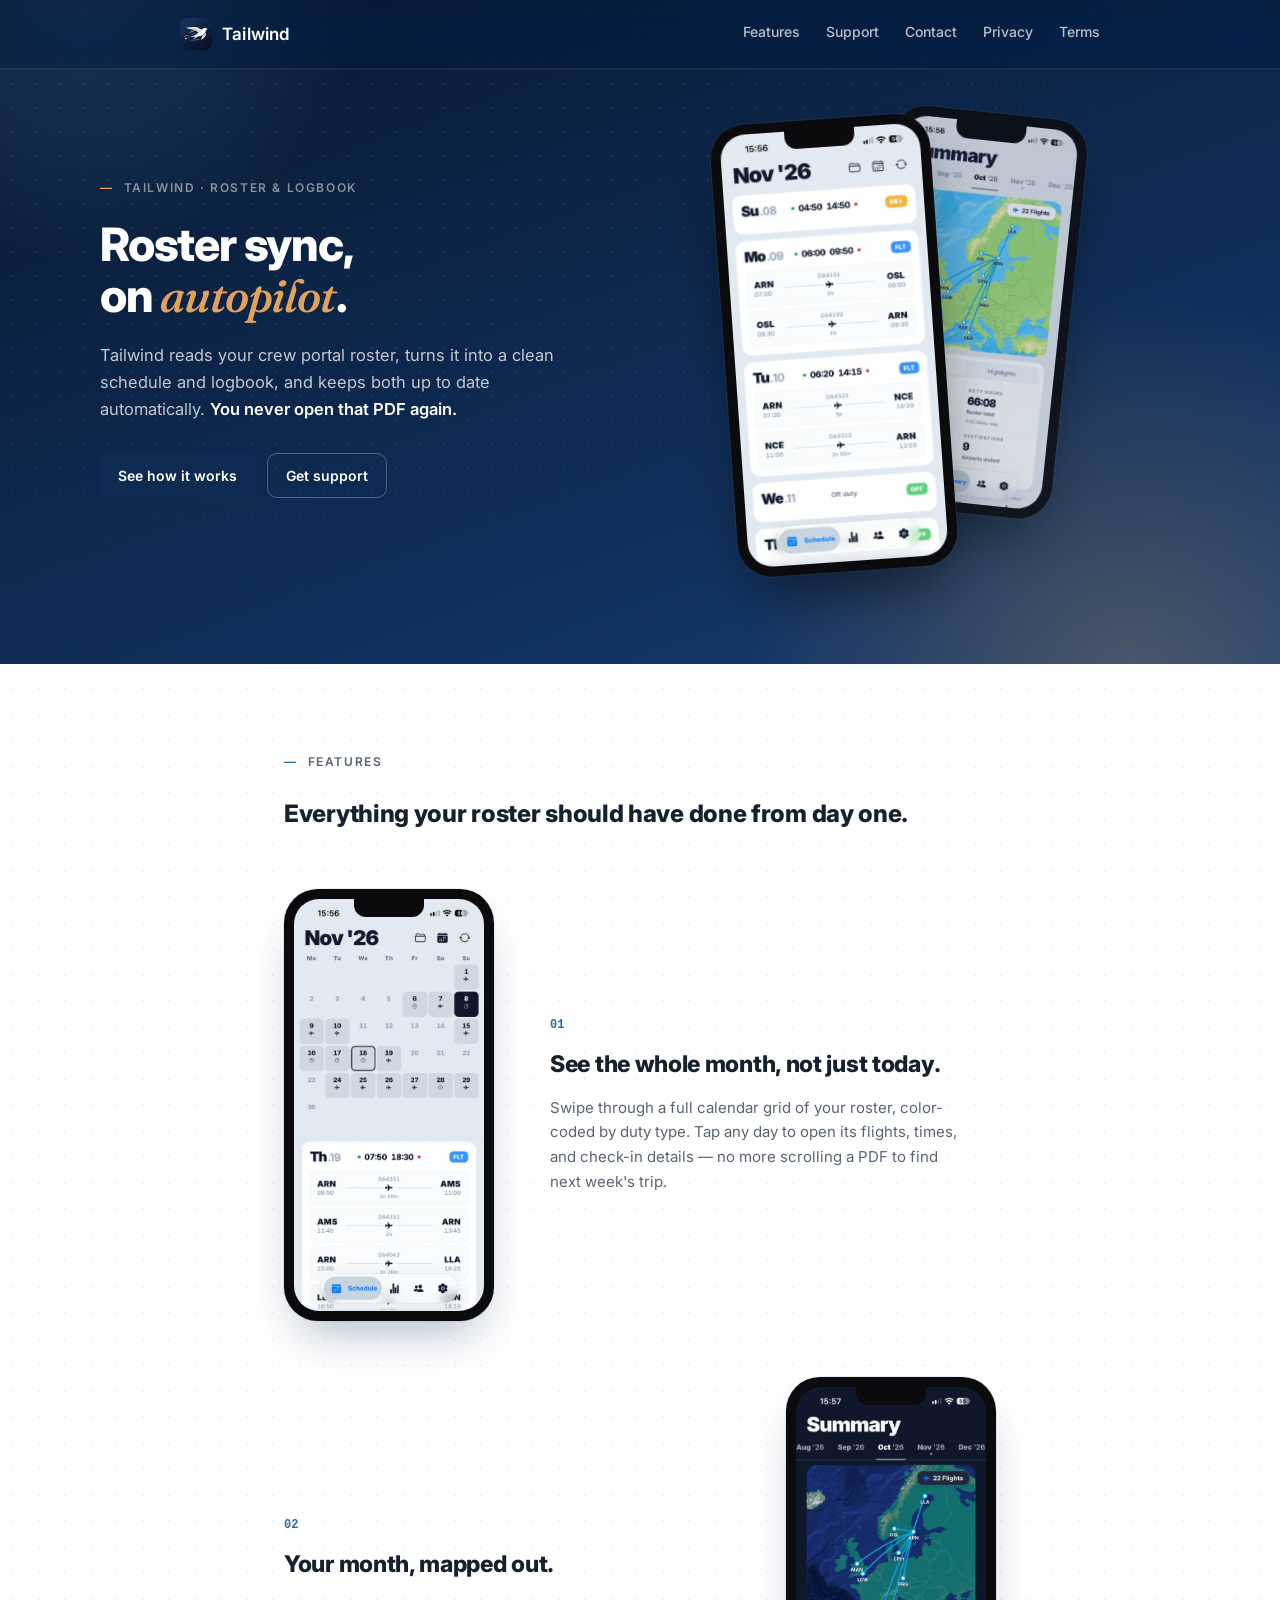
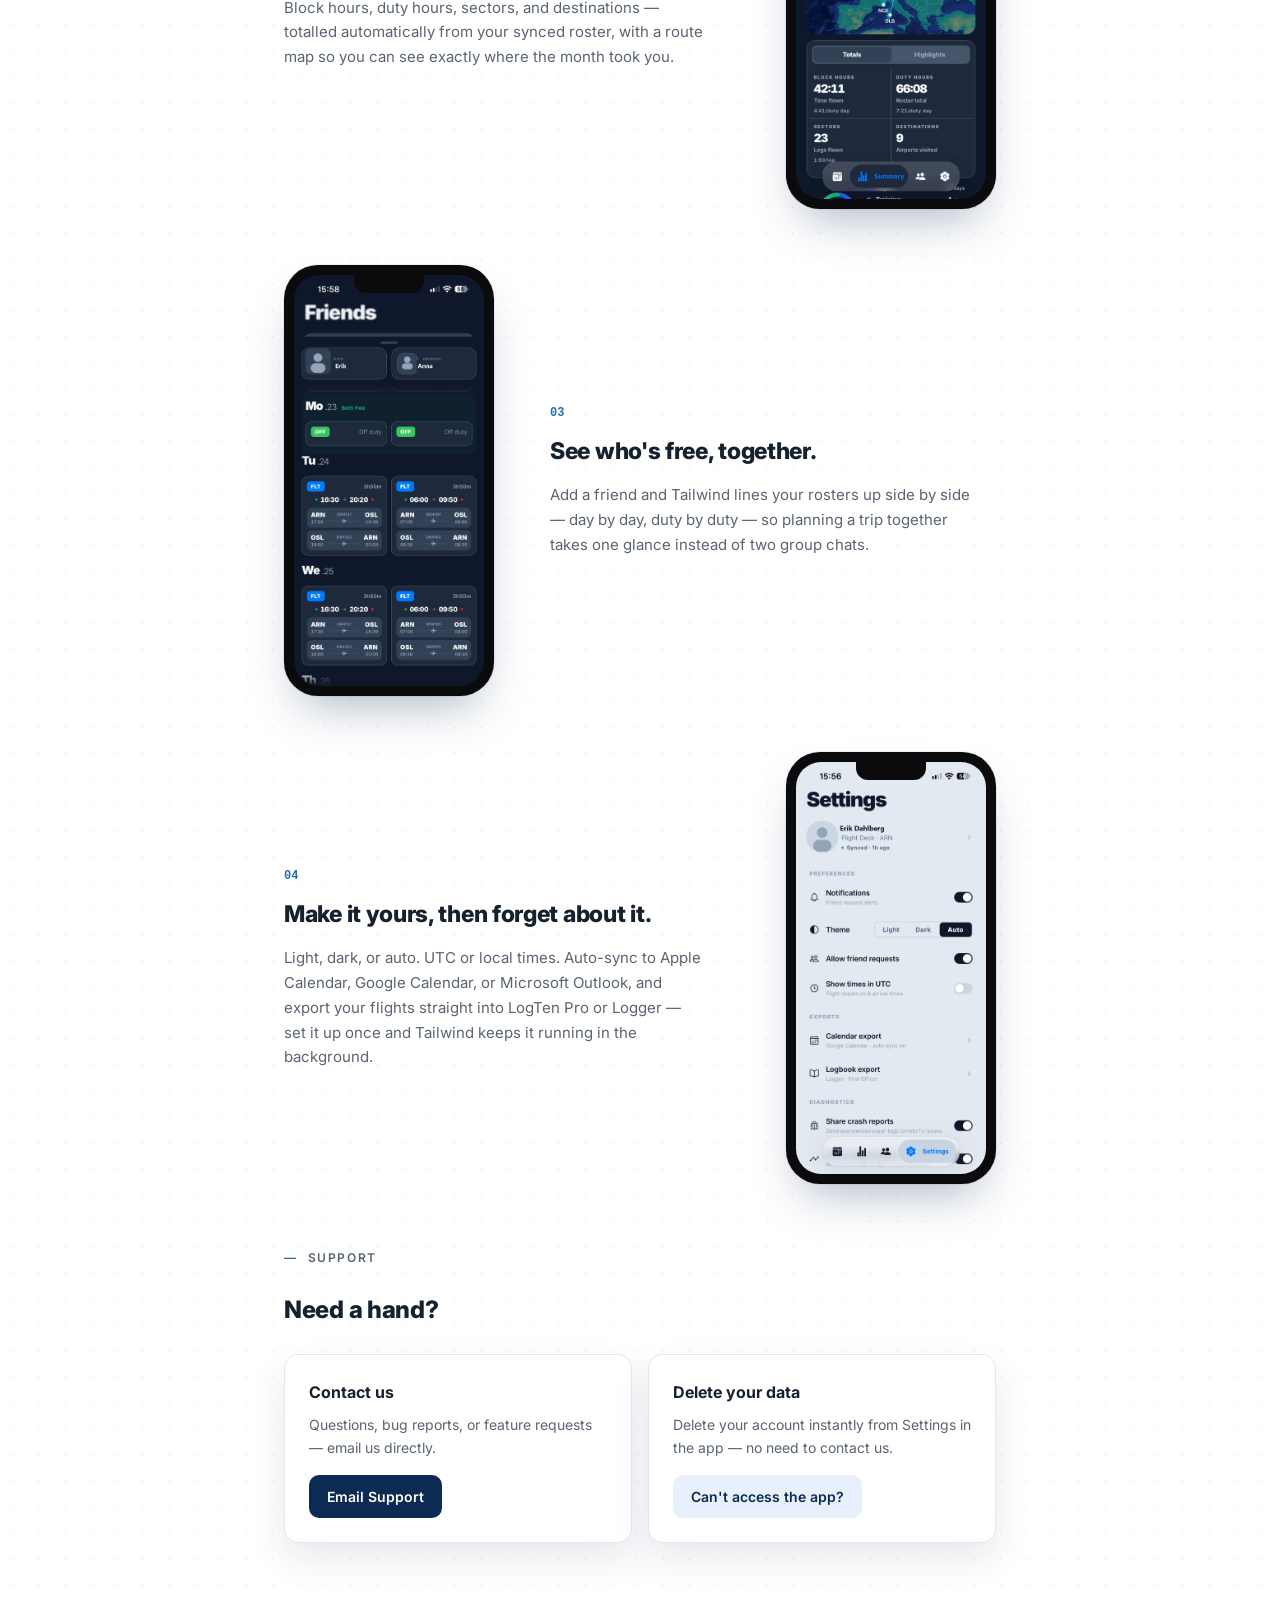
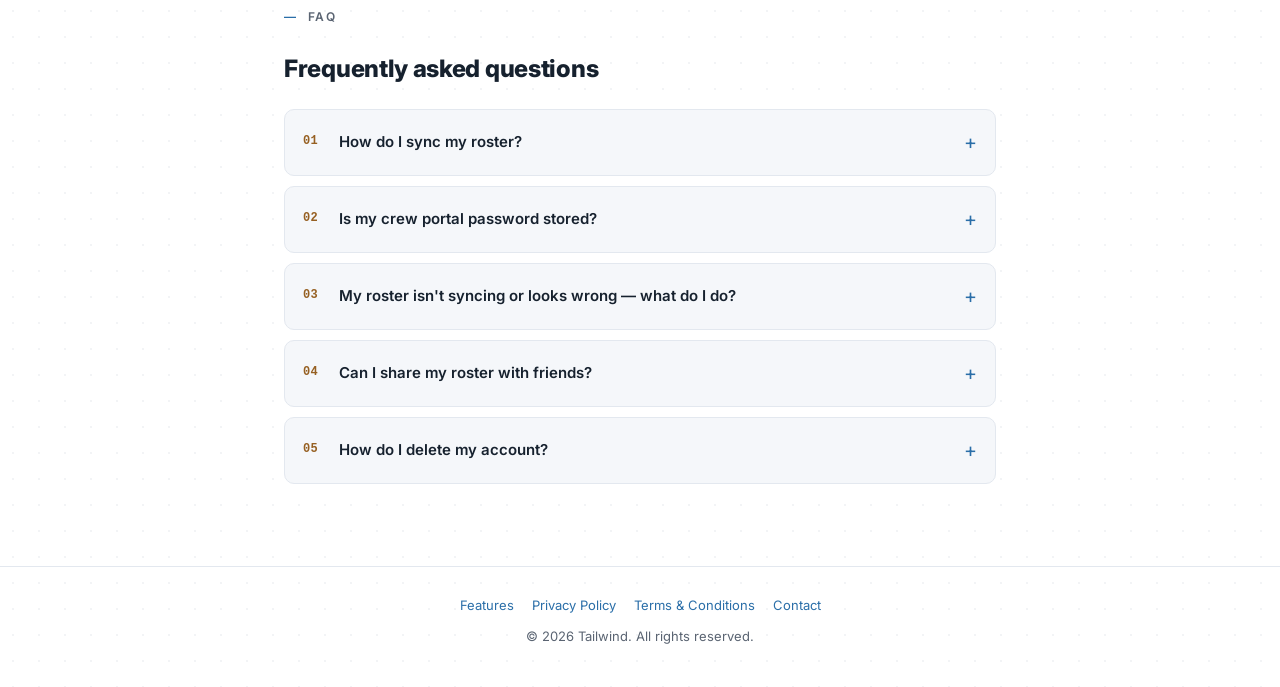
<file: index.html>
<!DOCTYPE html>
<html lang="en">
<head>
  <meta charset="UTF-8">
  <meta name="viewport" content="width=device-width, initial-scale=1.0">
  <title>Tailwind — Roster &amp; Logbook for Pilots</title>
  <meta name="description" content="Tailwind automatically syncs your airline crew portal roster into a clean schedule and logbook, so you never read a roster PDF again.">
  <link rel="icon" href="assets/icon.png">
  <link rel="preconnect" href="https://fonts.googleapis.com">
  <link rel="preconnect" href="https://fonts.gstatic.com" crossorigin>
  <link href="https://fonts.googleapis.com/css2?family=Fraunces:ital,wght@1,500&family=Inter:wght@400;500;600;700;800&display=swap" rel="stylesheet">
  <link rel="stylesheet" href="styles.css">
</head>
<body>
  <header class="site-header">
    <div class="header-inner">
      <a class="brand" href="index.html">
        <img src="assets/icon.png" alt="Tailwind">
        <span>Tailwind</span>
      </a>
      <nav class="site-nav">
        <a href="index.html#features">Features</a>
        <a href="index.html#support">Support</a>
        <a href="contact.html">Contact</a>
        <a href="privacy.html">Privacy</a>
        <a href="terms.html">Terms</a>
      </nav>
    </div>
  </header>

  <section class="hero">
    <div class="hero-inner">
      <div class="hero-copy">
        <span class="eyebrow">Tailwind · Roster &amp; logbook</span>
        <h1>Roster sync,<br>on <em>autopilot</em>.</h1>
        <p class="lede">Tailwind reads your crew portal roster, turns it into a clean schedule and logbook, and keeps both up to date automatically. <strong>You never open that PDF again.</strong></p>
        <div class="hero-actions">
          <a class="btn" href="#features">See how it works</a>
          <a class="btn ghost" href="#support">Get support</a>
        </div>
      </div>

      <div class="phones" data-parallax>
        <div class="phone phone-back">
          <div class="phone-notch"></div>
          <div class="phone-screen">
            <img src="assets/screenshot-summary.webp" alt="Tailwind monthly summary with flight hours, duty days and sector count" loading="eager">
          </div>
        </div>

        <div class="phone phone-front">
          <div class="phone-notch"></div>
          <div class="phone-screen">
            <img src="assets/screenshot-schedule.webp" alt="Tailwind schedule view showing upcoming flight duties" loading="eager">
          </div>
        </div>
      </div>
    </div>
  </section>

  <main>
    <section class="block features" id="features">
      <span class="eyebrow reveal">Features</span>
      <h2 class="reveal">Everything your roster should have done from day one.</h2>

      <div class="feature-row reveal">
        <div class="feature-phone">
          <div class="phone phone-standalone">
            <div class="phone-notch"></div>
            <div class="phone-screen">
              <img src="assets/screenshot-calendar.webp" alt="Tailwind calendar view with a month grid and a selected duty day">
            </div>
          </div>
        </div>
        <div class="feature-copy">
          <span class="feature-num">01</span>
          <h3>See the whole month, not just today.</h3>
          <p>Swipe through a full calendar grid of your roster, color-coded by duty type. Tap any day to open its flights, times, and check-in details — no more scrolling a PDF to find next week's trip.</p>
        </div>
      </div>

      <div class="feature-row reverse reveal">
        <div class="feature-phone">
          <div class="phone phone-standalone">
            <div class="phone-notch"></div>
            <div class="phone-screen">
              <img src="assets/screenshot-summary-dark.webp" alt="Tailwind summary screen with a flight route map and monthly totals">
            </div>
          </div>
        </div>
        <div class="feature-copy">
          <span class="feature-num">02</span>
          <h3>Your month, mapped out.</h3>
          <p>Block hours, duty hours, sectors, and destinations — totalled automatically from your synced roster, with a route map so you can see exactly where the month took you.</p>
        </div>
      </div>

      <div class="feature-row reveal">
        <div class="feature-phone">
          <div class="phone phone-standalone">
            <div class="phone-notch"></div>
            <div class="phone-screen">
              <img src="assets/screenshot-friends.webp" alt="Tailwind friend roster comparison showing a mutual day-off match and side-by-side schedules">
            </div>
          </div>
        </div>
        <div class="feature-copy">
          <span class="feature-num">03</span>
          <h3>See who's free, together.</h3>
          <p>Add a friend and Tailwind lines your rosters up side by side — day by day, duty by duty — so planning a trip together takes one glance instead of two group chats.</p>
        </div>
      </div>

      <div class="feature-row reverse reveal">
        <div class="feature-phone">
          <div class="phone phone-standalone">
            <div class="phone-notch"></div>
            <div class="phone-screen">
              <img src="assets/screenshot-settings.webp" alt="Tailwind settings showing theme options and calendar and logbook export">
            </div>
          </div>
        </div>
        <div class="feature-copy">
          <span class="feature-num">04</span>
          <h3>Make it yours, then forget about it.</h3>
          <p>Light, dark, or auto. UTC or local times. Auto-sync to Apple Calendar, Google Calendar, or Microsoft Outlook, and export your flights straight into LogTen Pro or Logger — set it up once and Tailwind keeps it running in the background.</p>
        </div>
      </div>
    </section>

    <section class="block" id="support">
      <span class="eyebrow reveal">Support</span>
      <h2 class="reveal">Need a hand?</h2>

      <div class="cards">
        <div class="card reveal">
          <h3>Contact us</h3>
          <p>Questions, bug reports, or feature requests — email us directly.</p>
          <a class="btn" href="contact.html">Email Support</a>
        </div>
        <div class="card reveal">
          <h3>Delete your data</h3>
          <p>Delete your account instantly from Settings in the app — no need to contact us.</p>
          <a class="btn secondary" href="contact.html">Can't access the app?</a>
        </div>
      </div>
    </section>

    <section class="block">
      <span class="eyebrow reveal">FAQ</span>
      <h2 class="reveal">Frequently asked questions</h2>

      <details class="faq-item reveal">
        <summary><span class="faq-q-wrap"><span class="faq-num">01</span><span>How do I sync my roster?</span></span></summary>
        <div class="faq-answer"><p>Open Tailwind, go to the Schedule tab, and tap Sync. The app opens your airline's crew portal in the background, signs you in, and downloads your latest roster automatically. You may be asked to approve a push notification as part of your airline's normal sign-in process.</p></div>
      </details>

      <details class="faq-item reveal">
        <summary><span class="faq-q-wrap"><span class="faq-num">02</span><span>Is my crew portal password stored?</span></span></summary>
        <div class="faq-answer"><p>No. Tailwind never collects or stores your crew portal password. Your username is kept only in your device's encrypted secure storage and is never sent to or retained on our servers. See our <a href="privacy.html">Privacy Policy</a> for full details.</p></div>
      </details>

      <details class="faq-item reveal">
        <summary><span class="faq-q-wrap"><span class="faq-num">03</span><span>My roster isn't syncing or looks wrong — what do I do?</span></span></summary>
        <div class="faq-answer"><p>Try syncing again first — a slow portal connection is the most common cause. If it keeps failing, use the in-app "Report an issue" option under Settings, or <a href="contact.html">contact us</a> with your airline and a description of what happened, and we'll look into it.</p></div>
      </details>

      <details class="faq-item reveal">
        <summary><span class="faq-q-wrap"><span class="faq-num">04</span><span>Can I share my roster with friends?</span></span></summary>
        <div class="faq-answer"><p>Yes. Tailwind supports friend roster sharing — once a friend request is accepted, they can view your synced roster. This is protected so only accepted friends can see it, and you can revoke access at any time from Settings.</p></div>
      </details>

      <details class="faq-item reveal">
        <summary><span class="faq-q-wrap"><span class="faq-num">05</span><span>How do I delete my account?</span></span></summary>
        <div class="faq-answer"><p>In the app, go to <strong>Settings → Delete Account</strong> and confirm. It's instant and permanent — your profile, roster history, friend connections, and avatar are all removed immediately, no need to contact us. Can't access the app? <a href="contact.html">Contact us</a> and we'll delete it for you.</p></div>
      </details>
    </section>
  </main>

  <footer>
    <div class="footer-links">
      <a href="index.html#features">Features</a>
      <a href="privacy.html">Privacy Policy</a>
      <a href="terms.html">Terms &amp; Conditions</a>
      <a href="contact.html">Contact</a>
    </div>
    &copy; 2026 Tailwind. All rights reserved.
  </footer>

  <script src="script.js"></script>
</body>
</html>
</file>
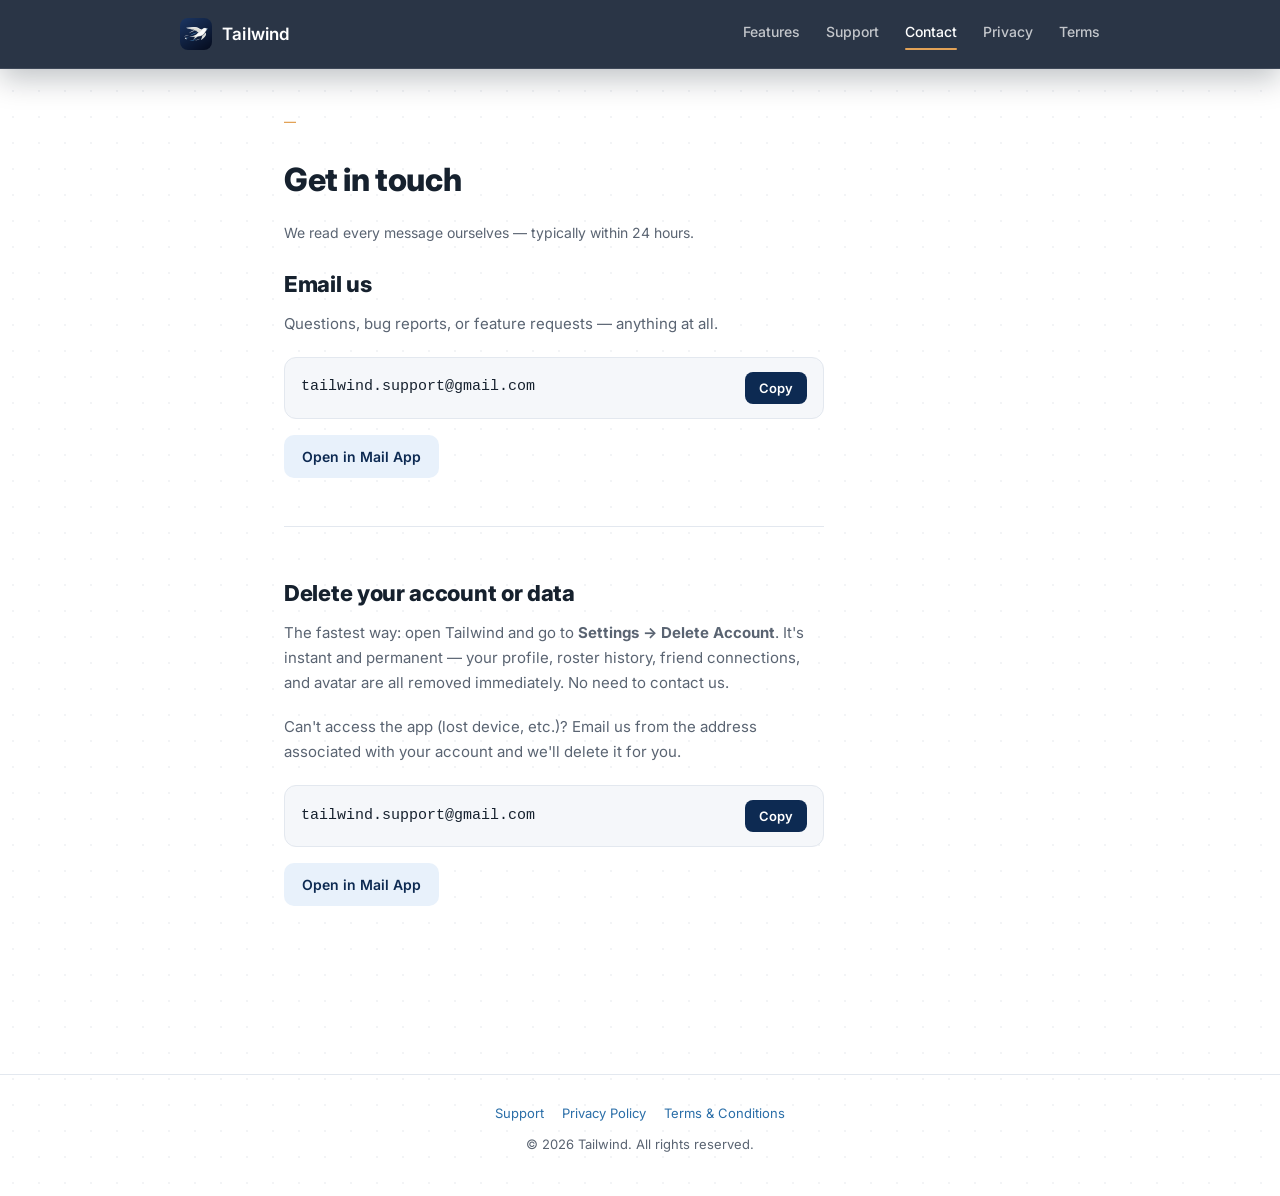
<file: contact.html>
<!DOCTYPE html>
<html lang="en">
<head>
  <meta charset="UTF-8">
  <meta name="viewport" content="width=device-width, initial-scale=1.0">
  <title>Contact – Tailwind</title>
  <meta name="description" content="Get in touch with Tailwind support — email us directly, no ticket queue, no bot.">
  <link rel="icon" href="assets/icon.png">
  <link rel="preconnect" href="https://fonts.googleapis.com">
  <link rel="preconnect" href="https://fonts.gstatic.com" crossorigin>
  <link href="https://fonts.googleapis.com/css2?family=Fraunces:ital,wght@1,500&family=Inter:wght@400;500;600;700;800&display=swap" rel="stylesheet">
  <link rel="stylesheet" href="styles.css">
</head>
<body class="no-hero">
  <header class="site-header">
    <div class="header-inner">
      <a class="brand" href="index.html">
        <img src="assets/icon.png" alt="Tailwind">
        <span>Tailwind</span>
      </a>
      <nav class="site-nav">
        <a href="index.html#features">Features</a>
        <a href="index.html#support">Support</a>
        <a href="contact.html" class="active">Contact</a>
        <a href="privacy.html">Privacy</a>
        <a href="terms.html">Terms</a>
      </nav>
    </div>
  </header>

  <div class="page-head">
    <span class="eyebrow">Contact</span>
    <h1>Get in touch</h1>
    <p class="updated">We read every message ourselves — typically within 24 hours.</p>
  </div>

  <main>
    <div class="contact-block">
      <h2>Email us</h2>
      <p>Questions, bug reports, or feature requests — anything at all.</p>
      <div class="email-pill">
        <span id="email-1">tailwind.support@gmail.com</span>
        <button type="button" class="copy-btn" data-copy-target="email-1">Copy</button>
      </div>
      <a class="btn secondary" href="mailto:tailwind.support@gmail.com">Open in Mail App</a>
    </div>

    <div class="contact-block">
      <h2>Delete your account or data</h2>
      <p>The fastest way: open Tailwind and go to <strong>Settings → Delete Account</strong>. It's instant and permanent — your profile, roster history, friend connections, and avatar are all removed immediately. No need to contact us.</p>
      <p>Can't access the app (lost device, etc.)? Email us from the address associated with your account and we'll delete it for you.</p>
      <div class="email-pill">
        <span id="email-2">tailwind.support@gmail.com</span>
        <button type="button" class="copy-btn" data-copy-target="email-2">Copy</button>
      </div>
      <a class="btn secondary" href="mailto:tailwind.support@gmail.com?subject=Account%20deletion%20request">Open in Mail App</a>
    </div>
  </main>

  <footer>
    <div class="footer-links">
      <a href="index.html#support">Support</a>
      <a href="privacy.html">Privacy Policy</a>
      <a href="terms.html">Terms &amp; Conditions</a>
    </div>
    &copy; 2026 Tailwind. All rights reserved.
  </footer>

  <script src="script.js"></script>
</body>
</html>
</file>
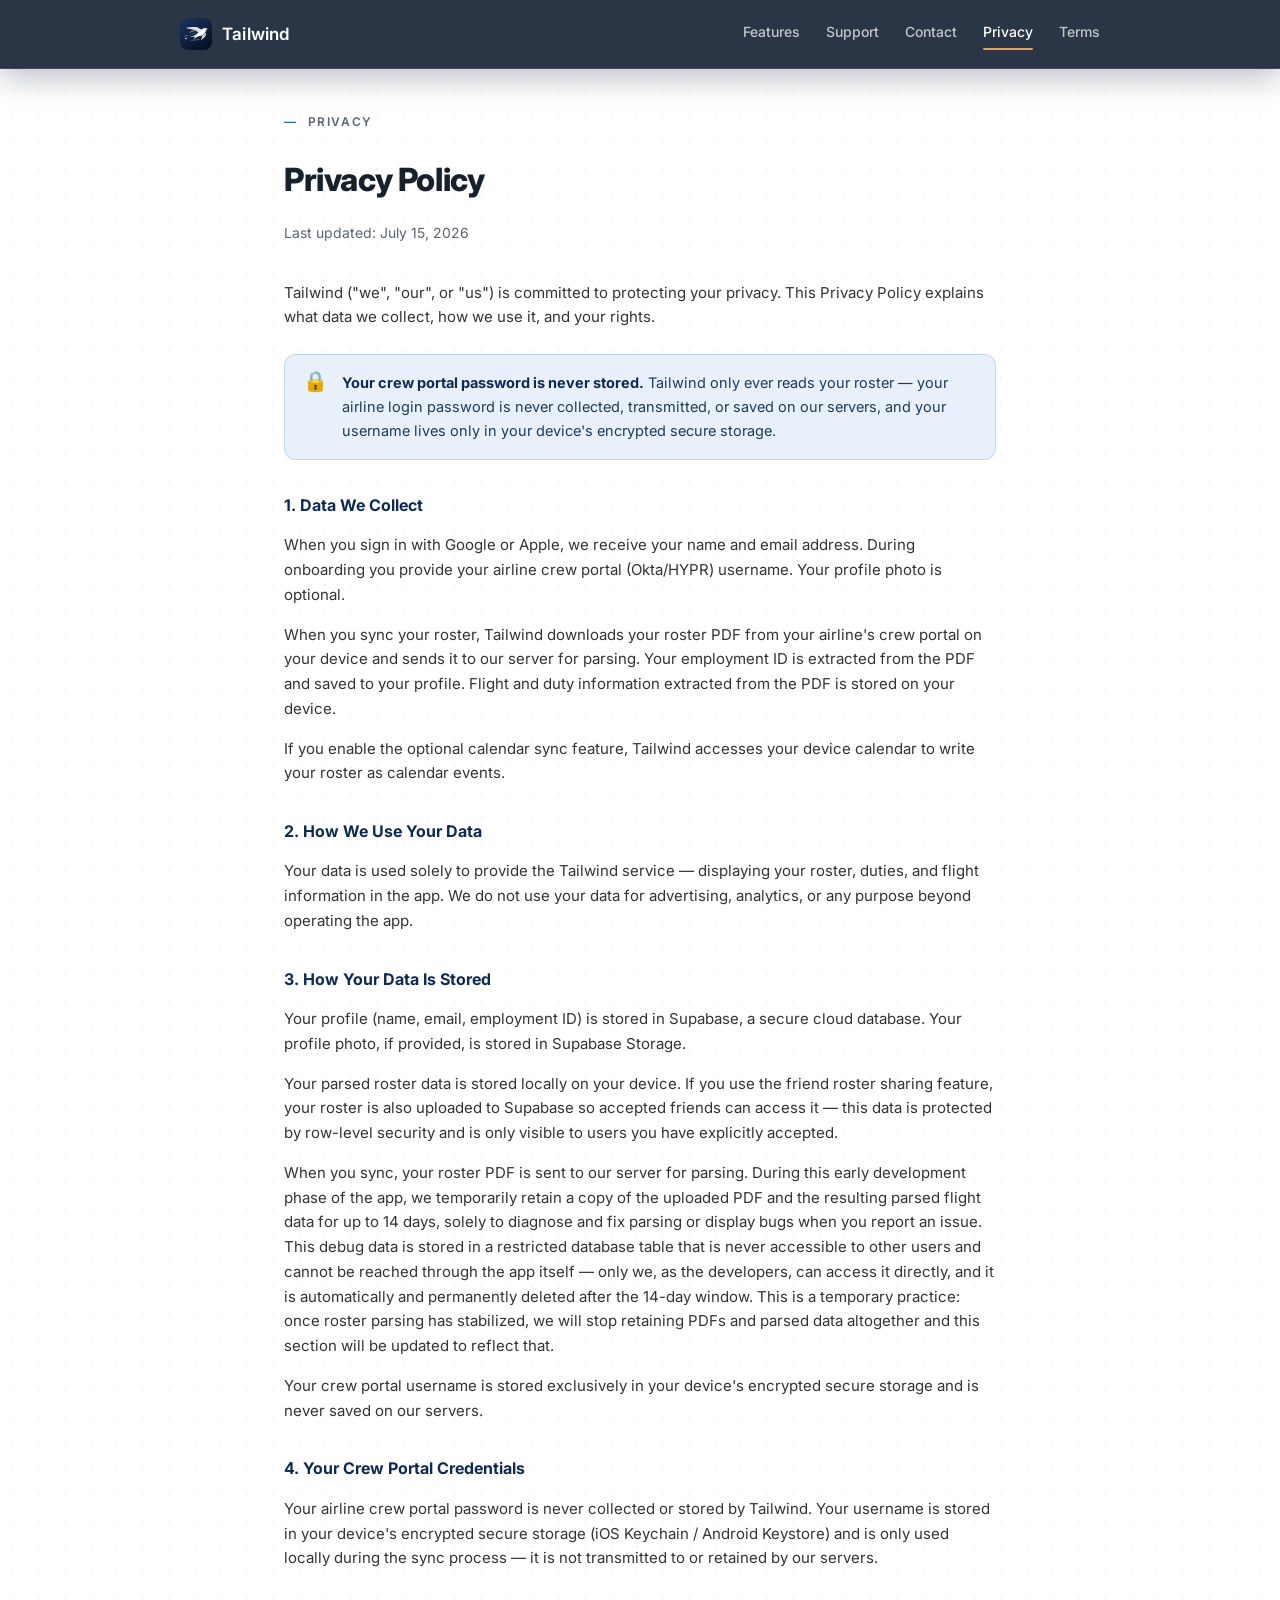
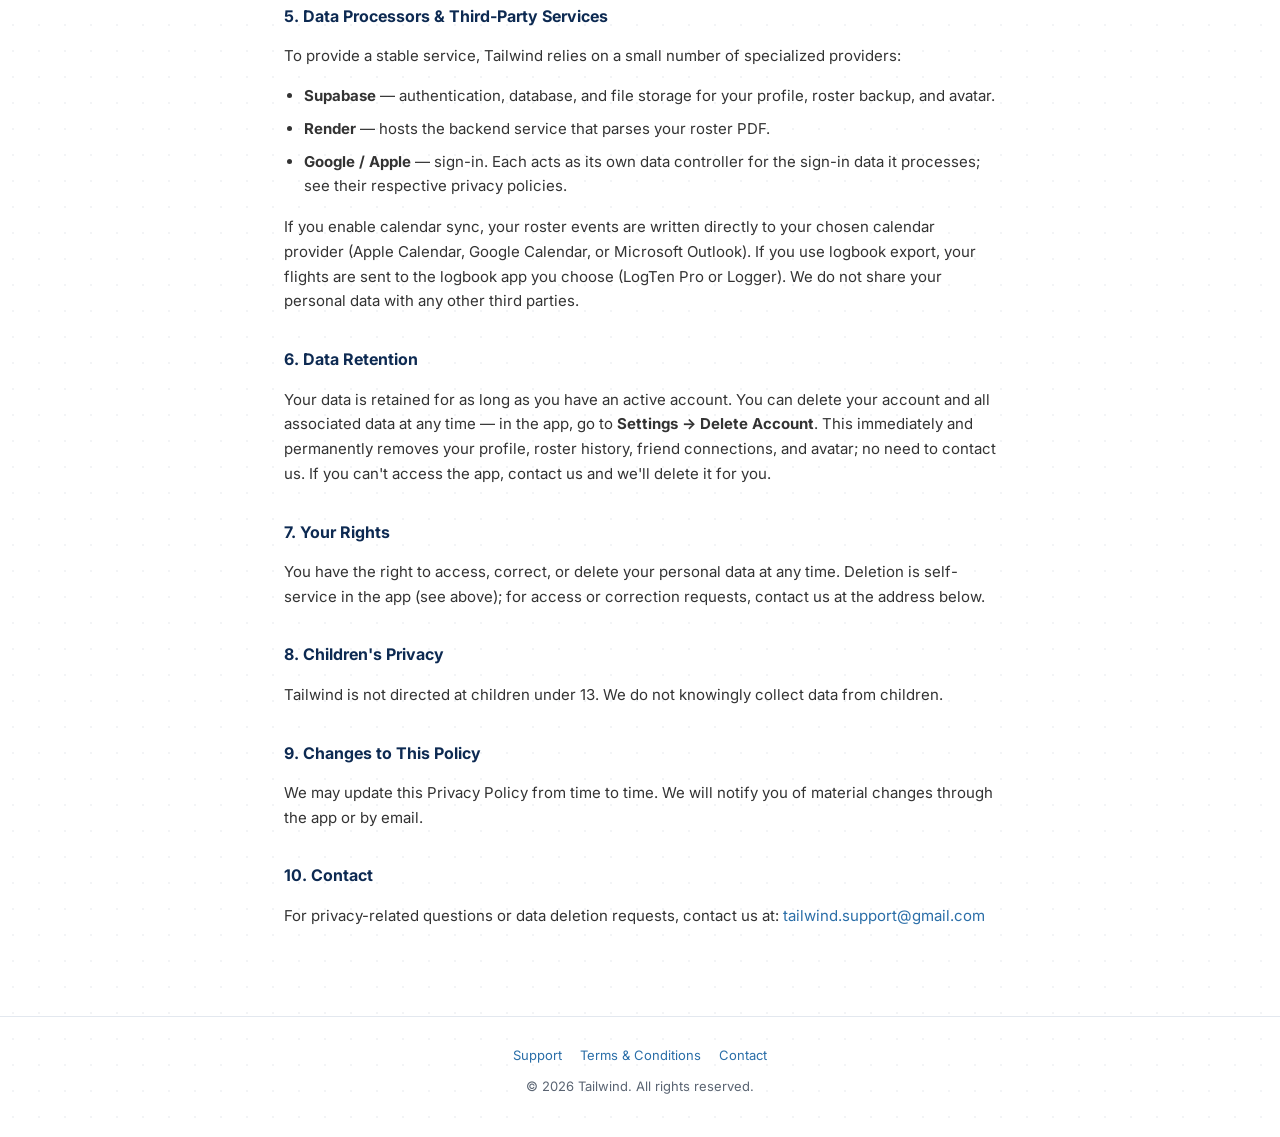
<file: privacy.html>
<!DOCTYPE html>
<html lang="en">
<head>
  <meta charset="UTF-8">
  <meta name="viewport" content="width=device-width, initial-scale=1.0">
  <title>Privacy Policy – Tailwind</title>
  <link rel="icon" href="assets/icon.png">
  <link rel="preconnect" href="https://fonts.googleapis.com">
  <link rel="preconnect" href="https://fonts.gstatic.com" crossorigin>
  <link href="https://fonts.googleapis.com/css2?family=Fraunces:ital,wght@1,500&family=Inter:wght@400;500;600;700;800&display=swap" rel="stylesheet">
  <link rel="stylesheet" href="styles.css">
</head>
<body class="no-hero">
  <header class="site-header">
    <div class="header-inner">
      <a class="brand" href="index.html">
        <img src="assets/icon.png" alt="Tailwind">
        <span>Tailwind</span>
      </a>
      <nav class="site-nav">
        <a href="index.html#features">Features</a>
        <a href="index.html#support">Support</a>
        <a href="contact.html">Contact</a>
        <a href="privacy.html" class="active">Privacy</a>
        <a href="terms.html">Terms</a>
      </nav>
    </div>
  </header>

  <div class="page-head legal">
    <span class="eyebrow">Privacy</span>
    <h1>Privacy Policy</h1>
    <p class="updated">Last updated: July 15, 2026</p>
  </div>

  <main class="legal">
    <p>Tailwind ("we", "our", or "us") is committed to protecting your privacy. This Privacy Policy explains what data we collect, how we use it, and your rights.</p>

    <div class="callout">
      <span class="callout-icon">🔒</span>
      <div>
        <strong>Your crew portal password is never stored.</strong> Tailwind only ever reads your roster — your airline login password is never collected, transmitted, or saved on our servers, and your username lives only in your device's encrypted secure storage.
      </div>
    </div>

    <h2>1. Data We Collect</h2>
    <p>When you sign in with Google or Apple, we receive your name and email address. During onboarding you provide your airline crew portal (Okta/HYPR) username. Your profile photo is optional.</p>
    <p>When you sync your roster, Tailwind downloads your roster PDF from your airline's crew portal on your device and sends it to our server for parsing. Your employment ID is extracted from the PDF and saved to your profile. Flight and duty information extracted from the PDF is stored on your device.</p>
    <p>If you enable the optional calendar sync feature, Tailwind accesses your device calendar to write your roster as calendar events.</p>

    <h2>2. How We Use Your Data</h2>
    <p>Your data is used solely to provide the Tailwind service — displaying your roster, duties, and flight information in the app. We do not use your data for advertising, analytics, or any purpose beyond operating the app.</p>

    <h2>3. How Your Data Is Stored</h2>
    <p>Your profile (name, email, employment ID) is stored in Supabase, a secure cloud database. Your profile photo, if provided, is stored in Supabase Storage.</p>
    <p>Your parsed roster data is stored locally on your device. If you use the friend roster sharing feature, your roster is also uploaded to Supabase so accepted friends can access it — this data is protected by row-level security and is only visible to users you have explicitly accepted.</p>
    <p>When you sync, your roster PDF is sent to our server for parsing. During this early development phase of the app, we temporarily retain a copy of the uploaded PDF and the resulting parsed flight data for up to 14 days, solely to diagnose and fix parsing or display bugs when you report an issue. This debug data is stored in a restricted database table that is never accessible to other users and cannot be reached through the app itself — only we, as the developers, can access it directly, and it is automatically and permanently deleted after the 14-day window. This is a temporary practice: once roster parsing has stabilized, we will stop retaining PDFs and parsed data altogether and this section will be updated to reflect that.</p>
    <p>Your crew portal username is stored exclusively in your device's encrypted secure storage and is never saved on our servers.</p>

    <h2>4. Your Crew Portal Credentials</h2>
    <p>Your airline crew portal password is never collected or stored by Tailwind. Your username is stored in your device's encrypted secure storage (iOS Keychain / Android Keystore) and is only used locally during the sync process — it is not transmitted to or retained by our servers.</p>

    <h2>5. Data Processors &amp; Third-Party Services</h2>
    <p>To provide a stable service, Tailwind relies on a small number of specialized providers:</p>
    <ul class="processor-list">
      <li><strong>Supabase</strong> — authentication, database, and file storage for your profile, roster backup, and avatar.</li>
      <li><strong>Render</strong> — hosts the backend service that parses your roster PDF.</li>
      <li><strong>Google / Apple</strong> — sign-in. Each acts as its own data controller for the sign-in data it processes; see their respective privacy policies.</li>
    </ul>
    <p>If you enable calendar sync, your roster events are written directly to your chosen calendar provider (Apple Calendar, Google Calendar, or Microsoft Outlook). If you use logbook export, your flights are sent to the logbook app you choose (LogTen Pro or Logger). We do not share your personal data with any other third parties.</p>

    <h2>6. Data Retention</h2>
    <p>Your data is retained for as long as you have an active account. You can delete your account and all associated data at any time — in the app, go to <strong>Settings → Delete Account</strong>. This immediately and permanently removes your profile, roster history, friend connections, and avatar; no need to contact us. If you can't access the app, contact us and we'll delete it for you.</p>

    <h2>7. Your Rights</h2>
    <p>You have the right to access, correct, or delete your personal data at any time. Deletion is self-service in the app (see above); for access or correction requests, contact us at the address below.</p>

    <h2>8. Children's Privacy</h2>
    <p>Tailwind is not directed at children under 13. We do not knowingly collect data from children.</p>

    <h2>9. Changes to This Policy</h2>
    <p>We may update this Privacy Policy from time to time. We will notify you of material changes through the app or by email.</p>

    <h2>10. Contact</h2>
    <p>For privacy-related questions or data deletion requests, contact us at: <a href="mailto:tailwind.support@gmail.com">tailwind.support@gmail.com</a></p>
  </main>

  <footer>
    <div class="footer-links">
      <a href="index.html#support">Support</a>
      <a href="terms.html">Terms &amp; Conditions</a>
      <a href="contact.html">Contact</a>
    </div>
    &copy; 2026 Tailwind. All rights reserved.
  </footer>
</body>
</html>
</file>
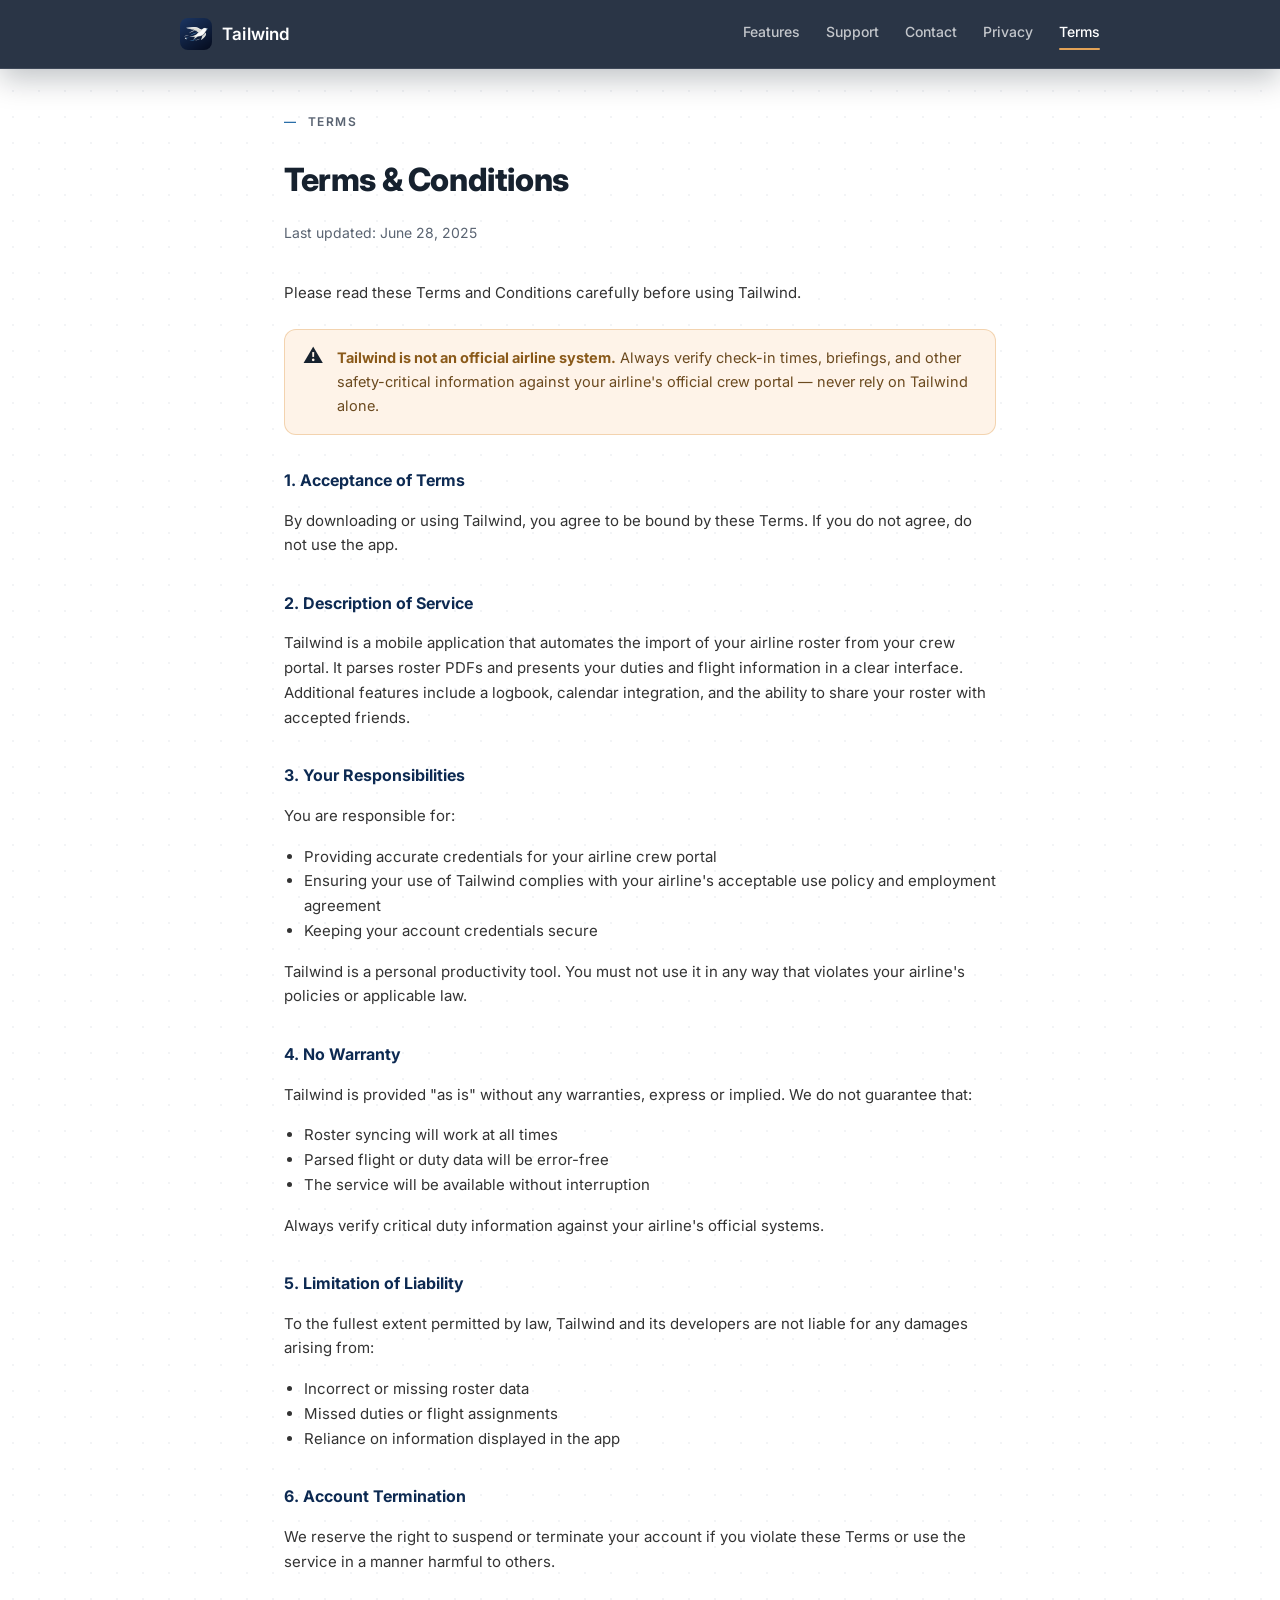
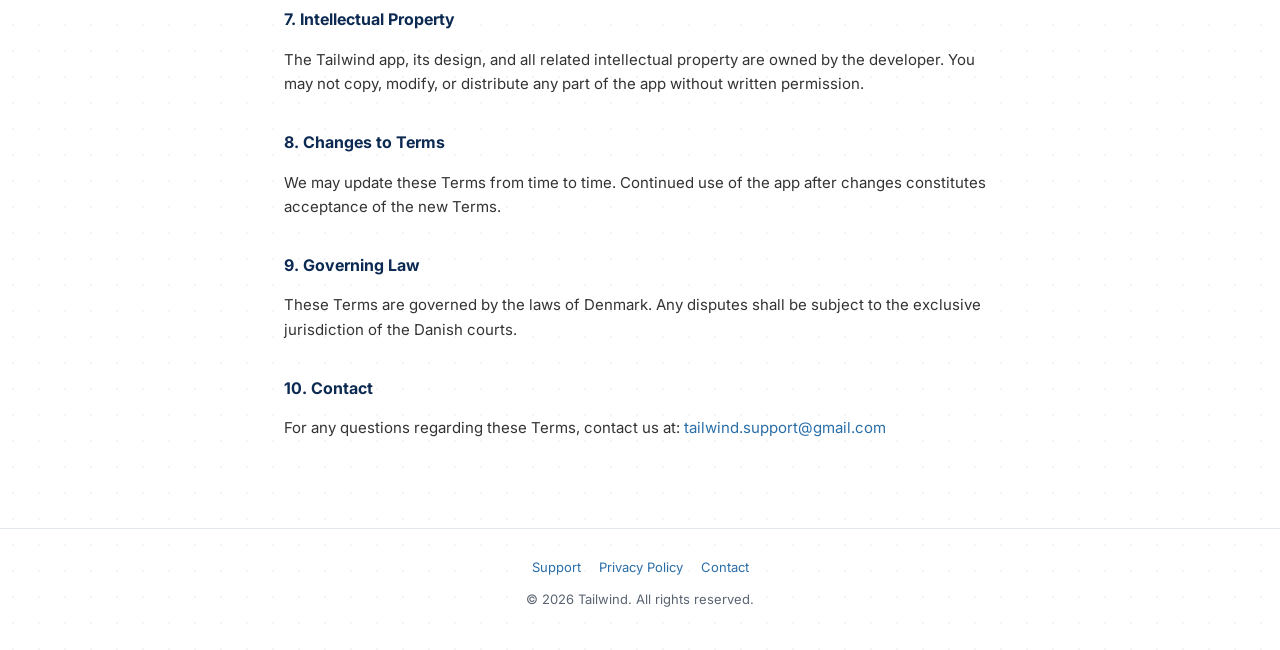
<file: terms.html>
<!DOCTYPE html>
<html lang="en">
<head>
  <meta charset="UTF-8">
  <meta name="viewport" content="width=device-width, initial-scale=1.0">
  <title>Terms &amp; Conditions – Tailwind</title>
  <link rel="icon" href="assets/icon.png">
  <link rel="preconnect" href="https://fonts.googleapis.com">
  <link rel="preconnect" href="https://fonts.gstatic.com" crossorigin>
  <link href="https://fonts.googleapis.com/css2?family=Fraunces:ital,wght@1,500&family=Inter:wght@400;500;600;700;800&display=swap" rel="stylesheet">
  <link rel="stylesheet" href="styles.css">
</head>
<body class="no-hero">
  <header class="site-header">
    <div class="header-inner">
      <a class="brand" href="index.html">
        <img src="assets/icon.png" alt="Tailwind">
        <span>Tailwind</span>
      </a>
      <nav class="site-nav">
        <a href="index.html#features">Features</a>
        <a href="index.html#support">Support</a>
        <a href="contact.html">Contact</a>
        <a href="privacy.html">Privacy</a>
        <a href="terms.html" class="active">Terms</a>
      </nav>
    </div>
  </header>

  <div class="page-head legal">
    <span class="eyebrow">Terms</span>
    <h1>Terms &amp; Conditions</h1>
    <p class="updated">Last updated: June 28, 2025</p>
  </div>

  <main class="legal">
    <p>Please read these Terms and Conditions carefully before using Tailwind.</p>

    <div class="callout warning">
      <span class="callout-icon">⚠️</span>
      <div>
        <strong>Tailwind is not an official airline system.</strong> Always verify check-in times, briefings, and other safety-critical information against your airline's official crew portal — never rely on Tailwind alone.
      </div>
    </div>

    <h2>1. Acceptance of Terms</h2>
    <p>By downloading or using Tailwind, you agree to be bound by these Terms. If you do not agree, do not use the app.</p>

    <h2>2. Description of Service</h2>
    <p>Tailwind is a mobile application that automates the import of your airline roster from your crew portal. It parses roster PDFs and presents your duties and flight information in a clear interface. Additional features include a logbook, calendar integration, and the ability to share your roster with accepted friends.</p>

    <h2>3. Your Responsibilities</h2>
    <p>You are responsible for:</p>
    <ul>
      <li>Providing accurate credentials for your airline crew portal</li>
      <li>Ensuring your use of Tailwind complies with your airline's acceptable use policy and employment agreement</li>
      <li>Keeping your account credentials secure</li>
    </ul>
    <p>Tailwind is a personal productivity tool. You must not use it in any way that violates your airline's policies or applicable law.</p>

    <h2>4. No Warranty</h2>
    <p>Tailwind is provided "as is" without any warranties, express or implied. We do not guarantee that:</p>
    <ul>
      <li>Roster syncing will work at all times</li>
      <li>Parsed flight or duty data will be error-free</li>
      <li>The service will be available without interruption</li>
    </ul>
    <p>Always verify critical duty information against your airline's official systems.</p>

    <h2>5. Limitation of Liability</h2>
    <p>To the fullest extent permitted by law, Tailwind and its developers are not liable for any damages arising from:</p>
    <ul>
      <li>Incorrect or missing roster data</li>
      <li>Missed duties or flight assignments</li>
      <li>Reliance on information displayed in the app</li>
    </ul>

    <h2>6. Account Termination</h2>
    <p>We reserve the right to suspend or terminate your account if you violate these Terms or use the service in a manner harmful to others.</p>

    <h2>7. Intellectual Property</h2>
    <p>The Tailwind app, its design, and all related intellectual property are owned by the developer. You may not copy, modify, or distribute any part of the app without written permission.</p>

    <h2>8. Changes to Terms</h2>
    <p>We may update these Terms from time to time. Continued use of the app after changes constitutes acceptance of the new Terms.</p>

    <h2>9. Governing Law</h2>
    <p>These Terms are governed by the laws of Denmark. Any disputes shall be subject to the exclusive jurisdiction of the Danish courts.</p>

    <h2>10. Contact</h2>
    <p>For any questions regarding these Terms, contact us at: <a href="mailto:tailwind.support@gmail.com">tailwind.support@gmail.com</a></p>
  </main>

  <footer>
    <div class="footer-links">
      <a href="index.html#support">Support</a>
      <a href="privacy.html">Privacy Policy</a>
      <a href="contact.html">Contact</a>
    </div>
    &copy; 2026 Tailwind. All rights reserved.
  </footer>
</body>
</html>
</file>
<file: styles.css>
:root {
  --navy-dark: #081830;
  --navy: #0d2a52;
  --navy-light: #163d73;
  --blue-accent: #5b9bd5;
  --blue-accent-soft: #e8f1fb;
  --blue-accent-text: #2a6ea8; /* darker variant for text on light backgrounds — #5b9bd5 fails WCAG AA there (~3:1) */
  --amber: #e2a257;
  --amber-text: #966022; /* darker variant for text on light backgrounds — #e2a257 fails WCAG AA there (~2:1) */
  --text: #16212e;
  --text-muted: #5a6472;
  --bg: #ffffff;
  --bg-soft: #f5f7fa;
  --border: #e3e8ef;
  --radius: 14px;
  --serif: "Fraunces", Georgia, "Times New Roman", serif;
  --sans: "Inter", -apple-system, BlinkMacSystemFont, "Segoe UI", Roboto, Helvetica, Arial, sans-serif;
}

* { box-sizing: border-box; }

html { scroll-behavior: smooth; }

body {
  margin: 0;
  font-family: var(--sans);
  color: var(--text);
  background-color: var(--bg);
  background-image: radial-gradient(rgba(13, 42, 82, 0.05) 1px, transparent 1px);
  background-size: 26px 26px;
  line-height: 1.65;
  -webkit-font-smoothing: antialiased;
}

a { color: var(--blue-accent-text); text-decoration: none; transition: color 0.15s ease; }
a:hover { text-decoration: underline; }

.site-header {
  position: fixed;
  top: 0;
  left: 0;
  right: 0;
  z-index: 50;
  background: rgba(8, 24, 48, 0.42);
  backdrop-filter: blur(16px) saturate(140%);
  -webkit-backdrop-filter: blur(16px) saturate(140%);
  color: #fff;
  padding: 18px 24px;
  border-bottom: 1px solid rgba(255, 255, 255, 0.08);
  box-shadow: 0 1px 0 rgba(255, 255, 255, 0.04);
  transition: background-color 0.35s ease, box-shadow 0.35s ease, border-color 0.35s ease;
}

.site-header.scrolled {
  background: rgba(8, 20, 40, 0.86);
  box-shadow: 0 10px 30px rgba(5, 14, 28, 0.25);
  border-bottom-color: rgba(255, 255, 255, 0.1);
}

/* Pages with no dark hero behind the header: the glass effect over a white
   page doesn't get dark enough for the nav text to pass contrast at rest
   (measured ~2.1:1 vs the 4.5:1 required), so start solid instead of easing
   into it on scroll. */
body.no-hero .site-header {
  background: rgba(8, 20, 40, 0.86);
  box-shadow: 0 10px 30px rgba(5, 14, 28, 0.25);
  border-bottom-color: rgba(255, 255, 255, 0.1);
}

.site-header .header-inner {
  max-width: 920px;
  margin: 0 auto;
  display: flex;
  align-items: center;
  justify-content: space-between;
  gap: 16px;
}

.brand {
  display: flex;
  align-items: center;
  gap: 10px;
  color: #fff;
  transition: opacity 0.2s ease, transform 0.2s ease;
}

.brand img {
  width: 32px;
  height: 32px;
  border-radius: 8px;
  display: block;
  transition: box-shadow 0.2s ease, transform 0.2s ease;
}

.brand span {
  font-weight: 600;
  font-size: 17px;
  letter-spacing: 0.2px;
}

.brand:hover { text-decoration: none; opacity: 0.9; }
.brand:hover img { box-shadow: 0 0 0 3px rgba(255, 255, 255, 0.14); transform: translateY(-1px); }
.brand:active { transform: scale(0.97); }

.site-nav {
  display: flex;
  align-items: center;
  gap: 26px;
}

.site-nav a {
  position: relative;
  color: rgba(255, 255, 255, 0.72);
  font-size: 14px;
  font-weight: 500;
  padding-bottom: 4px;
  transition: color 0.2s ease;
}

.site-nav a:hover { color: #fff; text-decoration: none; }

.site-nav a::after {
  content: "";
  position: absolute;
  left: 0;
  right: 100%;
  bottom: -2px;
  height: 2px;
  border-radius: 2px;
  background: rgba(255, 255, 255, 0.55);
  transition: right 0.25s ease;
}

.site-nav a:not(.active):hover::after { right: 0; }

.site-nav a.active { color: #fff; }

.site-nav a.active::after {
  content: "";
  position: absolute;
  left: 0;
  right: 0;
  bottom: -2px;
  height: 2px;
  border-radius: 2px;
  background: var(--amber);
}

/* ---------- Hero ---------- */

.hero {
  position: relative;
  overflow: hidden;
  background:
    radial-gradient(640px circle at 88% 102%, rgba(226, 162, 87, 0.26), transparent 60%),
    radial-gradient(520px circle at 6% -4%, rgba(91, 155, 213, 0.22), transparent 55%),
    linear-gradient(160deg, var(--navy-dark), var(--navy) 55%, var(--navy-light));
  color: #fff;
  padding: 108px 24px 96px;
}

.hero::before {
  content: "";
  position: absolute;
  inset: 0;
  background-image: radial-gradient(rgba(255, 255, 255, 0.09) 1px, transparent 1px);
  background-size: 24px 24px;
  -webkit-mask-image: radial-gradient(ellipse at 20% 10%, black 30%, transparent 70%);
  mask-image: radial-gradient(ellipse at 20% 10%, black 30%, transparent 70%);
  pointer-events: none;
}

.hero-inner {
  position: relative;
  z-index: 1;
  max-width: 1080px;
  margin: 0 auto;
  display: flex;
  align-items: center;
  gap: 48px;
}

.hero-copy {
  flex: 1 1 440px;
  max-width: 480px;
}

.eyebrow {
  display: flex;
  align-items: center;
  gap: 10px;
  font-family: var(--sans);
  font-size: 12px;
  font-weight: 600;
  letter-spacing: 1.6px;
  text-transform: uppercase;
  color: rgba(255, 255, 255, 0.5);
  margin: 0 0 22px;
}

.eyebrow::before {
  content: "—";
  color: var(--amber);
}

main .eyebrow,
.legal .eyebrow {
  color: var(--text-muted);
}

main .eyebrow::before,
.legal .eyebrow::before {
  color: var(--blue-accent-text);
}

.hero h1 {
  font-family: var(--sans);
  font-weight: 800;
  font-size: 46px;
  line-height: 1.1;
  letter-spacing: -1.2px;
  margin: 0 0 20px;
}

.hero h1 em {
  font-family: var(--serif);
  font-style: italic;
  font-weight: 500;
  color: var(--amber);
}

.hero p.lede {
  font-size: 16.5px;
  color: rgba(255, 255, 255, 0.75);
  max-width: 460px;
  margin: 0;
}

.hero p.lede strong {
  color: #fff;
  font-weight: 600;
}

/* ---------- Hero reply-time chip ---------- */

.hero-ticket {
  display: inline-flex;
  align-items: center;
  gap: 10px;
  margin-top: 28px;
  padding: 9px 16px;
  background: rgba(255, 255, 255, 0.06);
  border: 1px solid rgba(255, 255, 255, 0.16);
  border-radius: 999px;
}

.hero-ticket .ticket-label {
  font-size: 11px;
  font-weight: 600;
  letter-spacing: 0.6px;
  text-transform: uppercase;
  color: rgba(255, 255, 255, 0.55);
}

.hero-ticket .ticket-value {
  font-family: var(--serif);
  font-style: italic;
  font-size: 16px;
  font-weight: 500;
  color: var(--amber);
}

/* ---------- Phone mockups ---------- */

.phones {
  position: relative;
  flex: 0 0 auto;
  width: 360px;
  height: 460px;
  margin: 0 auto;
  perspective: 1400px;
}

.phone {
  position: absolute;
  width: 220px;
  border-radius: 34px;
  background: #0b0b0d;
  padding: 10px;
  box-shadow: 0 30px 60px -16px rgba(0, 0, 0, 0.55), 0 0 0 1px rgba(255, 255, 255, 0.06);
  transform: rotateX(var(--tiltX, 0deg)) rotateY(var(--tiltY, 0deg));
  transition: transform 0.3s ease-out;
}

.phone-back {
  top: 0;
  right: 14px;
  width: 196px;
  opacity: 0.82;
  transform: rotate(6deg) rotateX(var(--tiltX, 0deg)) rotateY(var(--tiltY, 0deg));
  z-index: 1;
}

.phone-front {
  bottom: 0;
  left: 0;
  z-index: 2;
  transform: rotate(-4deg) rotateX(var(--tiltX, 0deg)) rotateY(var(--tiltY, 0deg));
}

.phone-notch {
  position: absolute;
  top: 10px;
  left: 50%;
  transform: translateX(-50%);
  width: 70px;
  height: 18px;
  background: #0b0b0d;
  border-radius: 0 0 12px 12px;
  z-index: 3;
}

.phone-screen {
  position: relative;
  background: #0f172a;
  border-radius: 25px;
  overflow: hidden;
  aspect-ratio: 923 / 2000;
}

.phone-screen img {
  display: block;
  width: 100%;
  height: 100%;
  object-fit: cover;
}

/* ---------- Hero actions ---------- */

.hero-actions {
  display: flex;
  flex-wrap: wrap;
  gap: 12px;
  margin-top: 30px;
}

.hero-actions .btn.ghost {
  background: transparent;
  border: 1px solid rgba(255, 255, 255, 0.28);
  color: #fff;
}

.hero-actions .btn.ghost:hover {
  background: rgba(255, 255, 255, 0.08);
}

/* ---------- Features ---------- */

section.block.features {
  margin-top: 88px;
}

.feature-row {
  display: flex;
  align-items: center;
  gap: 56px;
  margin-top: 56px;
}

.feature-row.reverse {
  flex-direction: row-reverse;
}

.feature-phone {
  flex: 0 0 auto;
}

.phone-standalone {
  position: relative;
  width: 210px;
  margin: 0 auto;
  transform: none !important;
  box-shadow: 0 24px 48px -16px rgba(13, 42, 82, 0.35), 0 0 0 1px rgba(13, 42, 82, 0.06);
  transition: transform 0.35s ease, box-shadow 0.35s ease;
}

.phone-standalone:hover {
  transform: translateY(-8px) !important;
  box-shadow: 0 34px 60px -14px rgba(13, 42, 82, 0.42), 0 0 0 1px rgba(13, 42, 82, 0.08);
}

.feature-copy {
  flex: 1 1 320px;
}

.feature-num {
  display: block;
  font-family: "SFMono-Regular", Consolas, "Liberation Mono", Menlo, monospace;
  font-size: 12px;
  font-weight: 600;
  color: var(--blue-accent-text);
  margin-bottom: 10px;
}

.feature-copy h3 {
  font-family: var(--sans);
  font-weight: 800;
  font-size: 23px;
  margin: 0 0 12px;
  letter-spacing: -0.3px;
  color: var(--text);
}

.feature-copy p {
  font-size: 15px;
  color: var(--text-muted);
  max-width: 420px;
  margin: 0;
}

/* ---------- Page head (legal pages) ---------- */

.page-head {
  max-width: 760px;
  margin: 0 auto;
  padding: 112px 24px 8px;
}

.page-head h1 {
  font-family: var(--sans);
  font-weight: 800;
  font-size: 32px;
  margin: 0 0 6px;
  letter-spacing: -0.4px;
}

.page-head .updated {
  color: var(--text-muted);
  font-size: 14px;
}

/* ---------- Contact page ---------- */

.contact-block {
  max-width: 540px;
  margin: 0 0 48px;
  padding-bottom: 48px;
  border-bottom: 1px solid var(--border);
}

.contact-block:last-child {
  border-bottom: none;
}

.contact-block h2 {
  font-family: var(--sans);
  font-weight: 800;
  font-size: 22px;
  margin: 0 0 10px;
  letter-spacing: -0.3px;
}

.contact-block p {
  font-size: 15px;
  color: var(--text-muted);
  margin: 0 0 20px;
}

.email-pill {
  display: flex;
  align-items: center;
  justify-content: space-between;
  gap: 12px;
  background: var(--bg-soft);
  border: 1px solid var(--border);
  border-radius: 12px;
  padding: 14px 16px;
  margin-bottom: 16px;
  transition: border-color 0.2s ease;
}

.email-pill:hover { border-color: rgba(91, 155, 213, 0.4); }

.email-pill span {
  font-family: "SFMono-Regular", Consolas, "Liberation Mono", Menlo, monospace;
  font-size: 15px;
  color: var(--text);
  word-break: break-all;
}

.copy-btn {
  flex: 0 0 auto;
  background: var(--navy);
  color: #fff;
  border: none;
  font-family: var(--sans);
  font-size: 13px;
  font-weight: 600;
  padding: 8px 14px;
  border-radius: 8px;
  cursor: pointer;
  transition: background-color 0.2s ease, transform 0.15s ease;
}

.copy-btn:hover { background: var(--navy-light); transform: translateY(-1px); }
.copy-btn:active { transform: translateY(0) scale(0.96); }

.copy-btn.copied { background: #2f9e5c; }

main {
  max-width: 760px;
  margin: 0 auto;
  padding: 0 24px 72px;
}

/* ---------- Cards ---------- */

.cards {
  display: grid;
  grid-template-columns: 1fr 1fr;
  gap: 16px;
  margin-top: 24px;
}

.card {
  background: var(--bg);
  border: 1px solid var(--border);
  border-radius: var(--radius);
  padding: 24px;
  box-shadow: 0 16px 36px rgba(13, 42, 82, 0.1);
  transition: transform 0.25s ease, box-shadow 0.25s ease, border-color 0.25s ease;
}

.card:hover {
  transform: translateY(-4px);
  box-shadow: 0 22px 44px rgba(13, 42, 82, 0.16);
  border-color: rgba(91, 155, 213, 0.35);
}

.card h3 {
  font-size: 16px;
  margin: 0 0 8px;
}

.card p {
  font-size: 14px;
  color: var(--text-muted);
  margin: 0 0 16px;
}

.btn {
  display: inline-flex;
  align-items: center;
  gap: 8px;
  background: var(--navy);
  color: #fff;
  font-size: 14px;
  font-weight: 600;
  padding: 10px 18px;
  border-radius: 10px;
  transition: background-color 0.2s ease, transform 0.15s ease, box-shadow 0.2s ease;
}

.btn:hover {
  background: var(--navy-light);
  text-decoration: none;
  transform: translateY(-2px);
  box-shadow: 0 10px 20px rgba(13, 42, 82, 0.22);
}

.btn:active {
  transform: translateY(0);
  box-shadow: none;
}

.btn.secondary {
  background: var(--blue-accent-soft);
  color: var(--navy);
}

.btn.secondary:hover {
  background: #ddeaf8;
  box-shadow: 0 10px 20px rgba(91, 155, 213, 0.22);
}

/* ---------- FAQ ---------- */

section.block {
  margin-top: 64px;
}

section.block h2 {
  font-family: var(--sans);
  font-weight: 800;
  font-size: 24px;
  margin: 0 0 20px;
  letter-spacing: -0.3px;
}

.faq-item {
  border: 1px solid var(--border);
  border-radius: 10px;
  padding: 2px 18px;
  margin-bottom: 10px;
  background: var(--bg-soft);
  transition: background-color 0.2s ease, border-color 0.2s ease;
}

.faq-item:hover {
  background: #eef2f6;
  border-color: #d6dee6;
}

.faq-item summary {
  cursor: pointer;
  font-weight: 600;
  font-size: 15px;
  padding: 14px 0;
  list-style: none;
  display: flex;
  justify-content: space-between;
  align-items: center;
}

.faq-item summary::-webkit-details-marker { display: none; }

.faq-q-wrap {
  display: flex;
  align-items: center;
  gap: 16px;
}

.faq-num {
  font-family: "SFMono-Regular", Consolas, "Liberation Mono", Menlo, monospace;
  font-size: 12px;
  font-weight: 600;
  letter-spacing: 0.4px;
  color: var(--amber-text);
  min-width: 20px;
}

.faq-item summary::after {
  content: "+";
  color: var(--blue-accent-text);
  font-size: 20px;
  font-weight: 400;
  margin-left: 12px;
  display: inline-block;
  transition: transform 0.3s ease;
}

.faq-item[open] summary::after { transform: rotate(45deg); }

.faq-answer {
  overflow: hidden;
  transition: height 0.3s ease;
}

.faq-item p {
  margin: 0 0 16px;
  color: var(--text-muted);
  font-size: 14.5px;
}

/* ---------- Legal pages ---------- */

.callout {
  display: flex;
  gap: 14px;
  align-items: flex-start;
  background: var(--blue-accent-soft);
  border: 1px solid rgba(91, 155, 213, 0.3);
  border-radius: 12px;
  padding: 16px 18px;
  margin: 24px 0 32px;
}

.callout-icon {
  font-size: 20px;
  line-height: 1;
}

.callout div {
  font-size: 14.5px;
  color: #1f3a57;
}

.callout strong {
  color: var(--navy);
}

.callout.warning {
  background: #fef3e8;
  border-color: rgba(226, 162, 87, 0.4);
}

.callout.warning div { color: #6b4a1f; }
.callout.warning strong { color: #8a5a1a; }

.processor-list {
  padding-left: 20px;
  margin: 12px 0 16px;
}

.processor-list li {
  margin-bottom: 8px;
}

.legal h2 {
  font-size: 16px;
  margin-top: 32px;
  margin-bottom: 8px;
  color: var(--navy);
}

.legal p, .legal li {
  font-size: 15px;
  color: #333;
}

.legal ul { padding-left: 20px; }

footer {
  border-top: 1px solid var(--border);
  padding: 28px 24px 40px;
  text-align: center;
  color: var(--text-muted);
  font-size: 13px;
}

footer .footer-links {
  display: flex;
  gap: 18px;
  justify-content: center;
  margin-bottom: 10px;
}

/* ---------- Scroll reveal ---------- */

.reveal {
  opacity: 0;
  transform: translateY(18px);
  transition: opacity 0.6s ease, transform 0.6s ease;
}

.reveal.in-view {
  opacity: 1;
  transform: translateY(0);
}

@media (prefers-reduced-motion: reduce) {
  .reveal { transition: none; }
  .phone,
  .phone-standalone,
  .card,
  .btn,
  .copy-btn,
  .brand,
  .brand img,
  .site-header,
  .faq-answer,
  .faq-item summary::after {
    transition: none;
  }
  .card:hover,
  .btn:hover {
    transform: none;
  }
  .phone-standalone:hover {
    transform: none !important;
  }
}

@media (max-width: 860px) {
  .hero-inner {
    flex-direction: column;
    align-items: flex-start;
    gap: 56px;
  }

  .phones {
    align-self: center;
    margin: 0;
  }

  .feature-row,
  .feature-row.reverse {
    flex-direction: column;
    gap: 28px;
    text-align: center;
  }

  .feature-copy p { margin: 0 auto; }
}

@media (max-width: 560px) {
  .cards { grid-template-columns: 1fr; }
  .hero { padding: 88px 20px 72px; }
  .hero h1 { font-size: 34px; }
  .phones { width: 300px; height: 400px; transform: scale(0.92); transform-origin: top center; }
  .site-header { padding: 16px 14px; }
  .site-nav { gap: 8px; }
  .site-nav a { font-size: 11.5px; }
  .brand span { display: none; }
  .hero-actions { flex-direction: column; align-items: stretch; }
  .hero-actions .btn { text-align: center; justify-content: center; }
}
</file>
